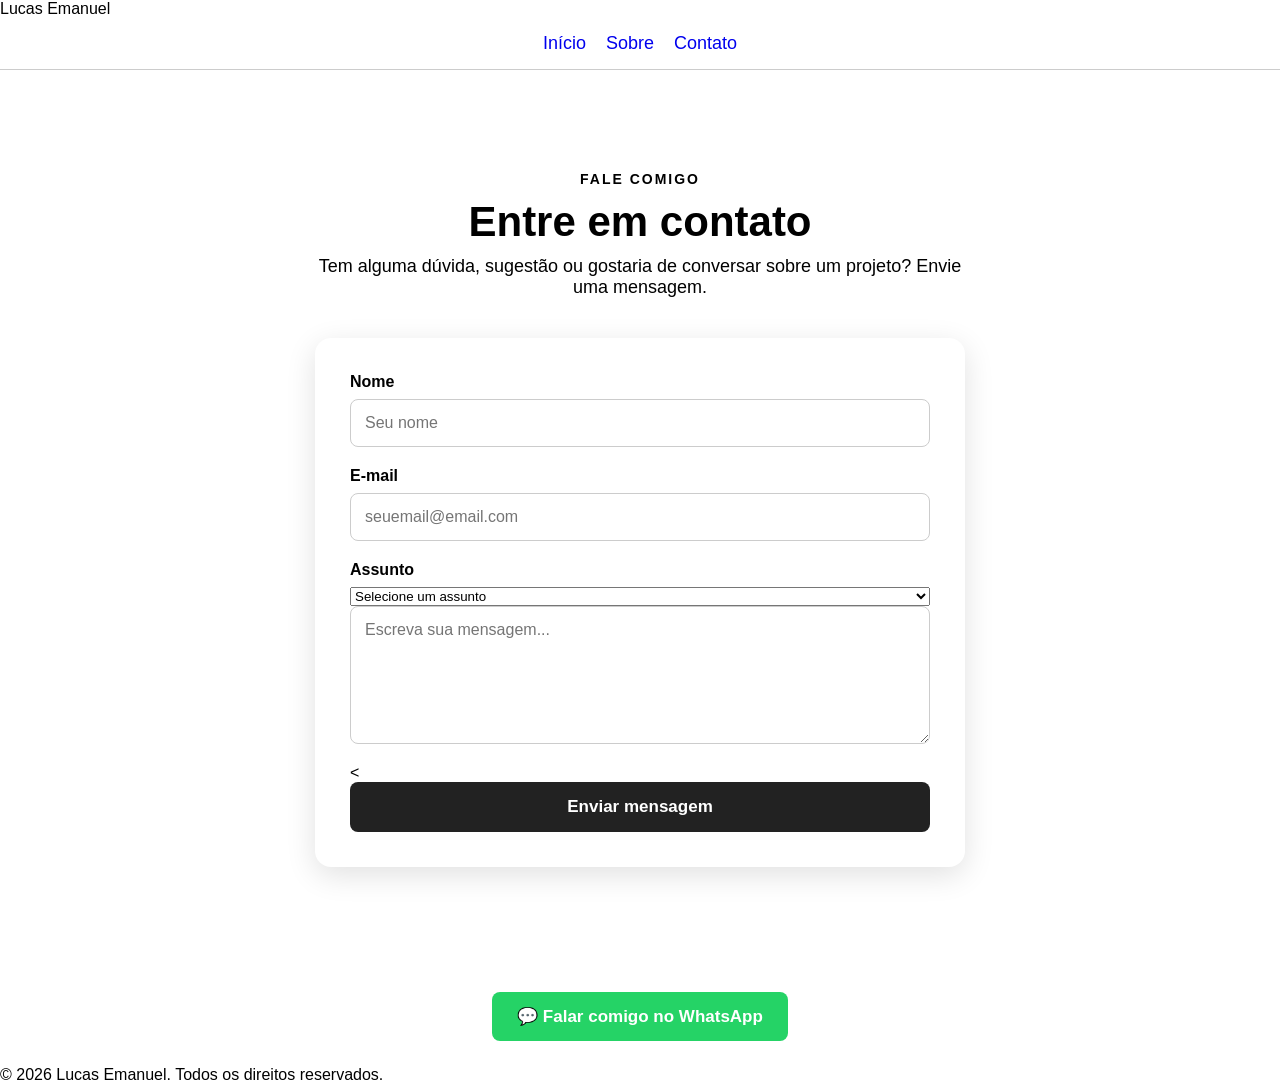
<file: contato.html>
<!DOCTYPE html>
<html lang="pt-BR">

<head>
    <meta charset="UTF-8">
    <meta name="viewport" content="width=device-width, initial-scale=1.0">

    <title>Contato | Lucas Emanuel</title>

    <link rel="stylesheet" href="style.css">
</head>

<body>

    <!-- CABEÇALHO -->

    <header class="cabecalho">

        <div class="logo">
            Lucas Emanuel
        </div>

        <nav class="menu">

            <a href="index.html">Início</a>
            <a href="sobre.html">Sobre</a>
            <a href="contato.html">Contato</a>

        </nav>

    </header>


    <!-- ÁREA PRINCIPAL -->

    <main>

        <section class="contato">

            <div class="contato-texto">

                <span>FALE COMIGO</span>

                <h1>Entre em contato</h1>

                <p>
                    Tem alguma dúvida, sugestão ou gostaria de conversar
                    sobre um projeto? Envie uma mensagem.
                </p>

            </div>


            <div class="contato-caixa">

                <form>

                    <label for="nome">
                        Nome
                    </label>

                    <input
                        type="text"
                        id="nome"
                        name="nome"
                        placeholder="Seu nome"
                        required
                    >


                    <label for="email">
                        E-mail
                    </label>

                    <input
                        type="email"
                        id="email"
                        name="email"
                        placeholder="seuemail@email.com"
                        required
                    >

<label for="assunto">
    Assunto
</label>

<select id="assunto" name="assunto" required>

    <option value="" disabled selected>
        Selecione um assunto
    </option>

    <option value="duvida">
        Dúvida
    </option>

    <option value="orcamento">
        Orçamento
    </option>

    <option value="parceria">
        Parceria
    </option>

    <option value="produto">
        Informações sobre produto
    </option>

    <option value="outro">
        Outro assunto
    </option>

</select>
                

                    
                    <textarea
                        id="mensagem"
                        name="mensagem"
                        placeholder="Escreva sua mensagem..."
                        rows="6"
                        required
                    ></textarea>


                    <<button type="submit" class="botao-enviar">
    Enviar mensagem
</button>
                    </button>

                <form id="formContato"></form>

            </div>

        </section>

    </main>
<a href="https://wa.me/5531973644425" target="_blank" class="botao-whatsapp">
    💬 Falar comigo no WhatsApp
</a>

    <!-- RODAPÉ -->

    <footer>

        <p>
            © 2026 Lucas Emanuel. Todos os direitos reservados.
        </p>

    </footer>

</body><script>
    <script>
document.getElementById("formContato").addEventListener("submit", function(event) {

    event.preventDefault();

    const nome = document.getElementById("nome").value;
    const email = document.getElementById("email").value;
    const assunto = document.getElementById("assunto").value;
    const mensagem = document.getElementById("mensagem").value;

    const texto = 
        "Olá! Meu nome é " + nome +
        "\n\nE-mail: " + email +
        "\nAssunto: " + assunto +
        "\n\nMensagem: " + mensagem;

    const numero = "553173644425";

    const url = "https://wa.me/" + numero + "?text=" + encodeURIComponent(texto);

    window.open(url, "_blank");

});
</script>
</script>

</html>
</file>
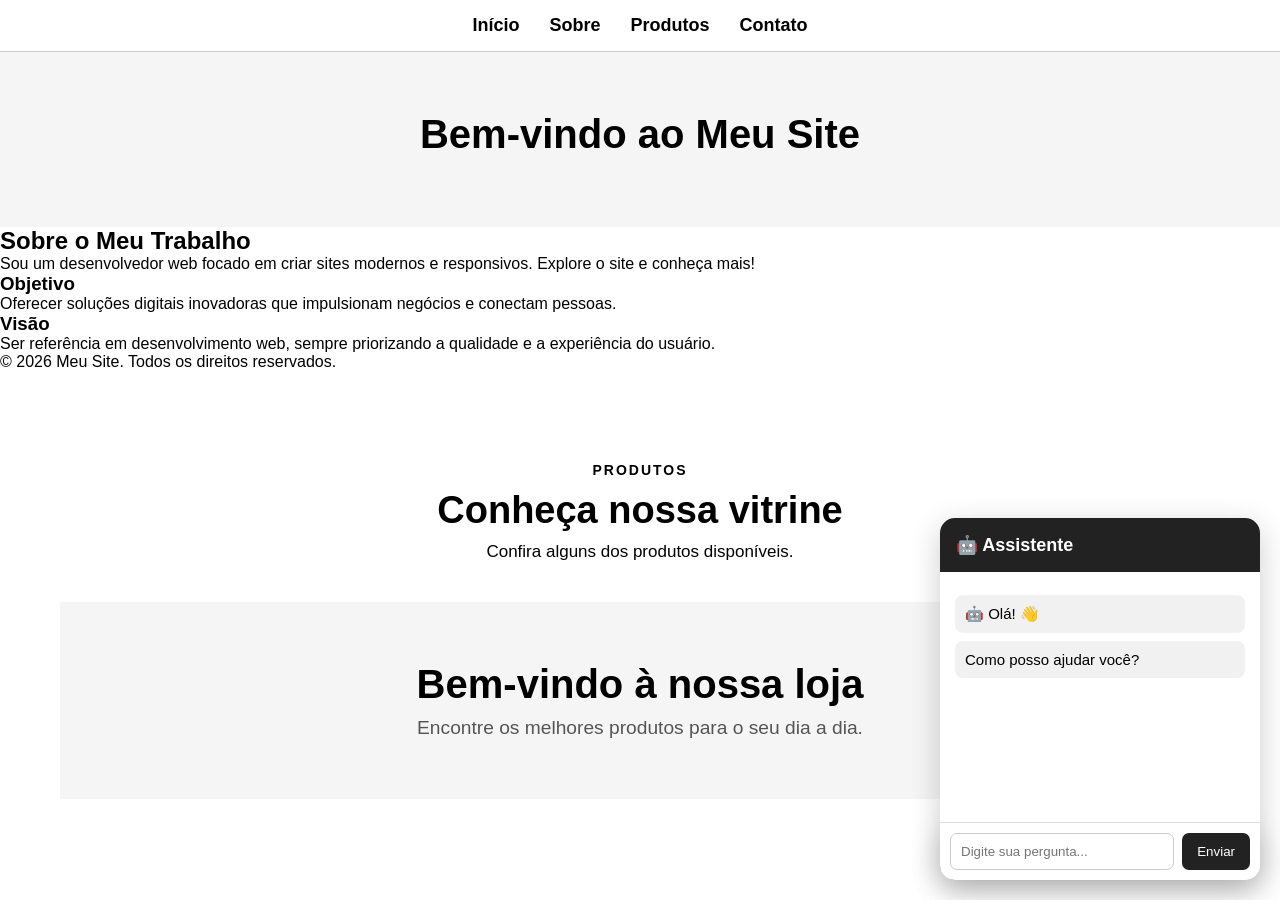
<file: index (5).html>
<!DOCTYPE html>
<html lang="pt-BR">
<head>
    <meta charset="UTF-8">
    <meta name="viewport" content="width=device-width, initial-scale=1.0">
    <title>Produtos</title>
    <link rel="stylesheet" href="style.css">
</head>
<body>
    <nav>
        <ul>
            <li><a href="index.html">Início</a></li>
            <li><a href="sobre.html">Sobre</a></li>
            <li><a href="produtos.html">Produtos</a></li>
            <li><a href="contato.html">Contato</a></li>
        </ul>
    </nav>

    </div>
</body>
</html>
</body>
    <html></html>

    <div class="hero">
        <h1>Bem-vindo ao Meu Site</h1>
    </div>

    <div class="container">
        <h2>Sobre o Meu Trabalho</h2>
        <p>Sou um desenvolvedor web focado em criar sites modernos e responsivos. Explore o site e conheça mais!</p>
        <div class="sobre">
            <div class="sobre-texto">
                <h3>Objetivo</h3>
                <p>Oferecer soluções digitais inovadoras que impulsionam negócios e conectam pessoas.</p>
            </div>
            <div class="sobre-texto">
                <h3>Visão</h3>
                <p>Ser referência em desenvolvimento web, sempre priorizando a qualidade e a experiência do usuário.</p>
            </div>
        </div>
    </div>

    <footer>
        &copy; 2026 Meu Site. Todos os direitos reservados.
    </footer>
</body><div class="chatbot">
    <div class="chatbot-titulo">
        🤖 Assistente
    </div>

    <div class="chatbot-mensagem">
        Olá! 👋 Como posso ajudar?
    </div>

    <button onclick="responder()">
        Quero saber mais
    </button>
</div>

<script>
function responder() {
    alert("Olá! Seja bem-vindo ao meu site. Como posso ajudar você?");
}

if (pergunta.includes("oi") || pergunta.includes("olá")) {
    resposta = "Olá! 👋 Seja bem-vindo ao meu site! Como posso ajudar?";
}
else if (pergunta.includes("produto")) {
    resposta = "Você pode encontrar nossos produtos na vitrine. 🛍️";
}
else if (pergunta.includes("preço") || pergunta.includes("preco")) {
    resposta = "Os preços estão disponíveis na vitrine de produtos.";
}
else if (pergunta.includes("comprar")) {
    resposta = "Escolha um produto na vitrine e clique no botão de compra.";
}
else if (pergunta.includes("whatsapp") || pergunta.includes("zap")) {
    resposta = "Você pode falar conosco pelo WhatsApp através do botão de contato.";
}
else if (pergunta.includes("contato")) {
    resposta = "Acesse a página Contato para falar conosco.";
}
else {
    resposta = "Desculpe, ainda não entendi. Pode reformular sua pergunta?";
}
</script>

</html>

<!-- CHATBOT -->

<div class="chatbot">

    <div class="chatbot-cabecalho">
        🤖 Assistente
    </div>

    <div id="chatbot-mensagens" class="chatbot-mensagens">

        <p>
            🤖 Olá! 👋
        </p>

        <p>
            Como posso ajudar você?
        </p>

    </div>

    <div class="chatbot-area">

        <input
            type="text"
            id="chatbot-input"
            placeholder="Digite sua pergunta..."
        >

        <button onclick="responderChat()">
            Enviar
        </button>

    </div>

</div>


<script>

function responderChat() {

    const input = document.getElementById("chatbot-input");

    const mensagens =
        document.getElementById("chatbot-mensagens");

    const pergunta =
        input.value.toLowerCase().trim();

    if (pergunta === "") {
        return;
    }


    /* MOSTRA A PERGUNTA */

    mensagens.innerHTML +=
        "<p><strong>Você:</strong> " +
        input.value +
        "</p>";


    /* RESPOSTAS DO ROBÔ */

    let resposta;


    if (
        pergunta.includes("oi") ||
        pergunta.includes("olá") ||
        pergunta.includes("ola")
    ) {

        resposta =
            "Olá! 👋 Seja bem-vindo ao meu site! Como posso ajudar?";

    }

    else if (
        pergunta.includes("produto") ||
        pergunta.includes("produtos") ||
        pergunta.includes("vitrine")
    ) {

        resposta =
            "🛍️ Você pode encontrar nossos produtos na vitrine do site.";

    }

    else if (
        pergunta.includes("preço") ||
        pergunta.includes("preco") ||
        pergunta.includes("valor")
    ) {

        resposta =
            "💰 Os preços estão disponíveis na vitrine de produtos.";

    }

    else if (
        pergunta.includes("comprar") ||
        pergunta.includes("compra")
    ) {

        resposta =
            "🛒 Escolha um produto na vitrine e clique no botão de compra.";

    }

    else if (
        pergunta.includes("whatsapp") ||
        pergunta.includes("zap")
    ) {

        resposta =
            "📱 Você pode falar conosco pelo WhatsApp através do botão de contato.";

    }

    else if (
        pergunta.includes("contato") ||
        pergunta.includes("falar")
    ) {

        resposta =
            "📩 Acesse a página Contato para falar conosco.";

    }

    else if (
        pergunta.includes("obrigado") ||
        pergunta.includes("obrigada")
    ) {

        resposta =
            "😊 Por nada! Estou aqui para ajudar.";

    }

    else {

        resposta =
            "🤖 Ainda não entendi. Tente perguntar sobre produtos, preços, compras ou contato.";

    }


    /* MOSTRA A RESPOSTA */

    mensagens.innerHTML +=
        "<p><strong>🤖 Assistente:</strong> " +
        resposta +
        "</p>";


    /* LIMPA O CAMPO */

    input.value = "";

}

</script>
</main>
<!-- VITRINE DE PRODUTOS -->

<section class="vitrine">

    <div class="vitrine-titulo">

        <span>PRODUTOS</span>

        <h2>Conheça nossa vitrine</h2>

        <p>
            Confira alguns dos produtos disponíveis.
        </p>

    
    </div>

<section class="hero">
    <h1>Bem-vindo à nossa loja</h1>
    <p>Encontre os melhores produtos para o seu dia a dia.</p>
</section>
</file>
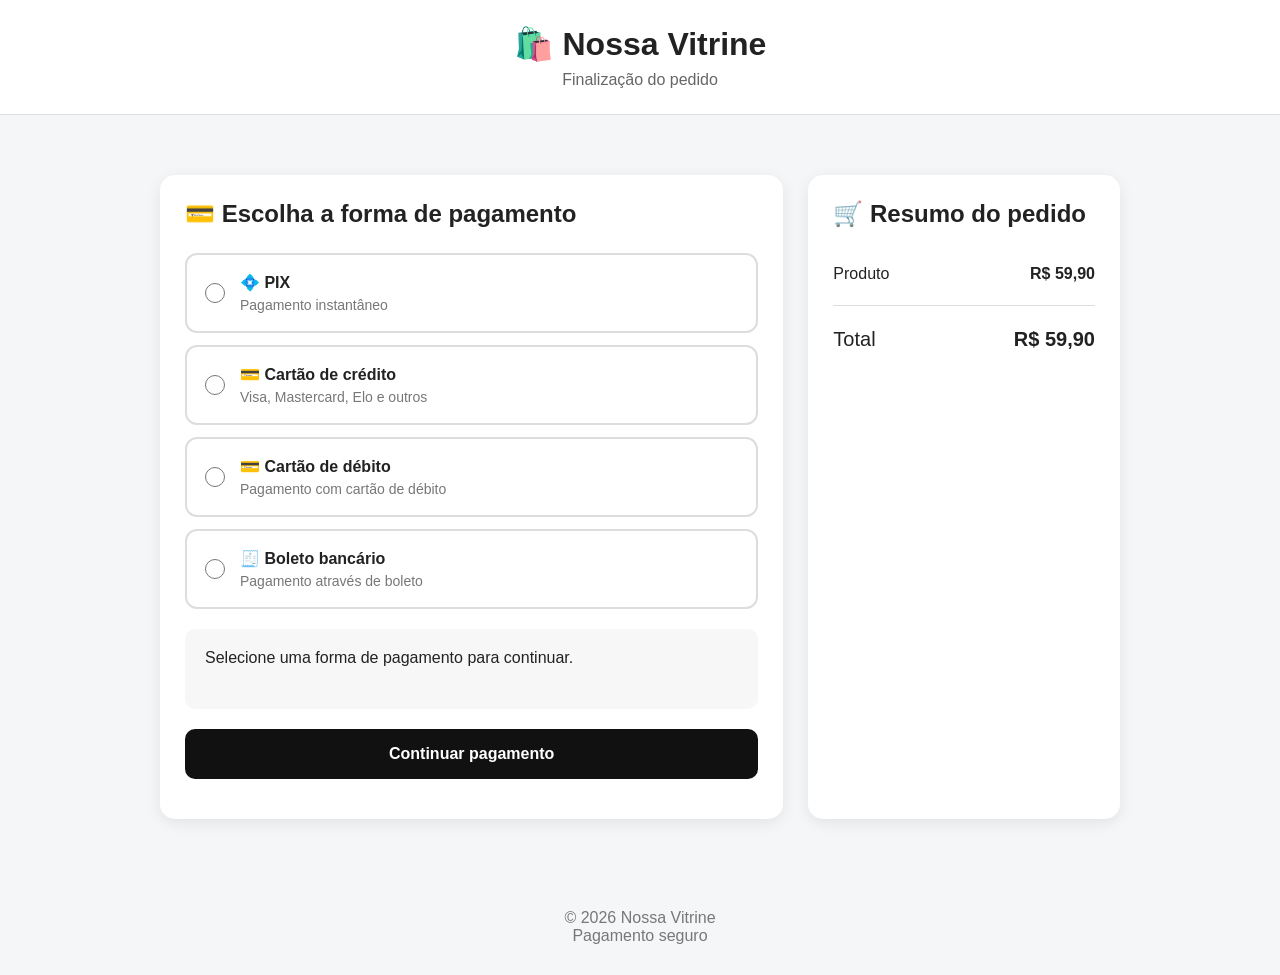
<file: pagamento.html>
<!DOCTYPE html>
<html lang="pt-BR">

<head>
    <meta charset="UTF-8">
    <meta name="viewport" content="width=device-width, initial-scale=1.0">

    <title>Pagamento | Nossa Vitrine</title>

    <link rel="stylesheet" href="pagamento.css">
</head>

<body>

    <header class="cabecalho">
        <h1>🛍️ Nossa Vitrine</h1>
        <p>Finalização do pedido</p>
    </header>

    <main class="container">

        <section class="pagamento">

            <h2>💳 Escolha a forma de pagamento</h2>

            <div class="opcoes">

                <!-- PIX -->
                <label class="opcao">
                    <input type="radio" name="pagamento" value="pix">
                    <div>
                        <strong>💠 PIX</strong>
                        <span>Pagamento instantâneo</span>
                    </div>
                </label>

                <!-- CARTÃO DE CRÉDITO -->
                <label class="opcao">
                    <input type="radio" name="pagamento" value="credito">
                    <div>
                        <strong>💳 Cartão de crédito</strong>
                        <span>Visa, Mastercard, Elo e outros</span>
                    </div>
                </label>

                <!-- CARTÃO DE DÉBITO -->
                <label class="opcao">
                    <input type="radio" name="pagamento" value="debito">
                    <div>
                        <strong>💳 Cartão de débito</strong>
                        <span>Pagamento com cartão de débito</span>
                    </div>
                </label>

                <!-- BOLETO -->
                <label class="opcao">
                    <input type="radio" name="pagamento" value="boleto">
                    <div>
                        <strong>🧾 Boleto bancário</strong>
                        <span>Pagamento através de boleto</span>
                    </div>
                </label>

            </div>

            <!-- ÁREA DINÂMICA -->

            <div id="dadosPagamento" class="dadosPagamento">

                <p>Selecione uma forma de pagamento para continuar.</p>

            </div>

            <button class="botao" onclick="continuarPagamento()">
                Continuar pagamento
            </button>

            <p id="mensagem" class="mensagem"></p>

        </section>

        <!-- RESUMO DO PEDIDO -->

        <aside class="resumo">

            <h2>🛒 Resumo do pedido</h2>

            <div class="produto">
                <span>Produto</span>
                <strong>R$ 59,90</strong>
            </div>

            <div class="linha"></div>

            <div class="total">
                <span>Total</span>
                <strong>R$ 59,90</strong>
            </div>

        </aside>

    </main>

    <footer>
        <p>© 2026 Nossa Vitrine</p>
        <p>Pagamento seguro</p>
    </footer>

    <script src="pagamento.js"></script>

</body>

</html>
</file>
<file: style.css>
/* =========================
   PÁGINA DE CONTATO
========================= */

.contato {
    max-width: 1100px;
    margin: 60px auto;
    padding: 20px;
}

.contato-texto {
    text-align: center;
    margin-bottom: 40px;
}

.contato-texto span {
    font-size: 14px;
    font-weight: bold;
    letter-spacing: 2px;
}

.contato-texto h1 {
    font-size: 42px;
    margin: 10px 0;
}

.contato-texto p {
    font-size: 18px;
    max-width: 650px;
    margin: auto;
}


/* CAIXA DO FORMULÁRIO */

.contato-caixa {
    max-width: 650px;
    margin: auto;
    padding: 35px;
    background-color: white;
    border-radius: 16px;
    box-shadow: 0 8px 30px rgba(0, 0, 0, 0.12);
}


/* CAMPOS */

.contato-caixa form {
    display: flex;
    flex-direction: column;
}

.contato-caixa label {
    margin-bottom: 8px;
    font-weight: bold;
}

.contato-caixa input,
.contato-caixa textarea {
    width: 100%;
    padding: 14px;
    margin-bottom: 20px;
    border: 1px solid #ccc;
    border-radius: 8px;
    font-size: 16px;
    font-family: Arial, sans-serif;
    box-sizing: border-box;
}

.contato-caixa textarea {
    resize: vertical;
}


/* EFEITO AO CLICAR NO CAMPO */

.contato-caixa input:focus,
.contato-caixa textarea:focus {
    outline: none;
    border-color: #333;
}


/* BOTÃO */

.contato-caixa button {
    padding: 15px;
    border: none;
    border-radius: 8px;
    background-color: #222;
    color: white;
    font-size: 17px;
    font-weight: bold;
    cursor: pointer;
}

.contato-caixa button:hover {
    background-color: #444;
}


/* CELULAR */

@media (max-width: 768px) {

    .contato {
        margin: 30px auto;
        padding: 15px;
    }

    .contato-texto h1 {
        font-size: 32px;
    }

    .contato-texto p {
        font-size: 16px;
    }

    .contato-caixa {
        padding: 20px;
    }

}
.botao-enviar {
    width: 100%;
    padding: 15px;
    background-color: #222;
    color: white;
    border: none;
    border-radius: 8px;
    font-size: 17px;
    font-weight: bold;
    cursor: pointer;
    transition: 0.3s;
}

.botao-enviar:hover {
    background-color: #444;
    transform: translateY(-2px);
}
.botao-whatsapp {
    display: block;
    width: fit-content;
    margin: 25px auto;
    padding: 14px 25px;
    background-color: #25D366;
    color: white;
    text-decoration: none;
    font-size: 17px;
    font-weight: bold;
    border-radius: 8px;
    transition: 0.3s;
}

.botao-whatsapp:hover {
    transform: scale(1.05);
}
/* =========================
   CHATBOT
========================= */

.chatbot {
    position: fixed;
    right: 20px;
    bottom: 20px;
    width: 320px;
    background: white;
    border-radius: 15px;
    box-shadow: 0 8px 30px rgba(0, 0, 0, 0.2);
    overflow: hidden;
    z-index: 9999;
}

.chatbot-cabecalho {
    background: #222;
    color: white;
    padding: 16px;
    font-size: 18px;
    font-weight: bold;
}

.chatbot-mensagens {
    height: 250px;
    padding: 15px;
    overflow-y: auto;
    font-size: 15px;
}

.chatbot-mensagens p {
    background: #f1f1f1;
    padding: 10px;
    border-radius: 8px;
    margin: 8px 0;
}

.chatbot-area {
    display: flex;
    padding: 10px;
    gap: 8px;
    border-top: 1px solid #ddd;
}

.chatbot-area input {
    flex: 1;
    padding: 10px;
    border: 1px solid #ccc;
    border-radius: 7px;
    outline: none;
}

.chatbot-area button {
    padding: 10px 15px;
    border: none;
    border-radius: 7px;
    background: #222;
    color: white;
    cursor: pointer;
}

.chatbot-area button:hover {
    background: #444;
}


/* CELULAR */

@media (max-width: 600px) {

    .chatbot {
        width: calc(100% - 30px);
        right: 15px;
        bottom: 15px;
    }

}
/* =========================
   VITRINE DE PRODUTOS
========================= */

.vitrine {
    max-width: 1200px;
    margin: 70px auto;
    padding: 20px;
}

.vitrine-titulo {
    text-align: center;
    margin-bottom: 40px;
}

.vitrine-titulo span {
    font-size: 14px;
    font-weight: bold;
    letter-spacing: 2px;
}

.vitrine-titulo h2 {
    font-size: 38px;
    margin: 10px 0;
}

.vitrine-titulo p {
    font-size: 17px;
}


/* PRODUTOS LADO A LADO */

.produtos {
    display: flex;
    justify-content: center;
    gap: 25px;
    flex-wrap: wrap;
}


/* CARD DO PRODUTO */

.produto {
    width: 260px;
    background-color: white;
    padding: 20px;
    border-radius: 15px;
    text-align: center;
    box-shadow: 0 5px 20px rgba(0, 0, 0, 0.12);
    transition: 0.3s;
}

.produto:hover {
    transform: translateY(-5px);
}


/* IMAGEM */

.produto img {
    width: 100%;
    height: 230px;
    object-fit: cover;
    border-radius: 10px;
}


/* NOME */

.produto h3 {
    font-size: 21px;
    margin: 15px 0 8px;
}


/* DESCRIÇÃO */

.produto p {
    font-size: 15px;
    margin-bottom: 15px;
}


/* PREÇO */

.produto strong {
    display: block;
    font-size: 23px;
    margin-bottom: 18px;
}


/* BOTÃO */

.produto a {
    display: block;
    padding: 12px;
    background-color: #222;
    color: white;
    text-decoration: none;
    border-radius: 8px;
    font-weight: bold;
}

.produto a:hover {
    background-color: #444;
}


/* CELULAR */

@media (max-width: 768px) {

    .vitrine {
        margin: 40px auto;
        padding: 15px;
    }

    .vitrine-titulo h2 {
        font-size: 30px;
    }

    .produto {
        width: 100%;
        max-width: 320px;
    }

}
<link rel="stylesheet" href="style.css?v=1.0">
body {
    font-family: Arial, sans-serif;
    padding: 20px;
}

h1 {
    font-size: 2em;
}

p {
    font-size: 1em;
}

/* Media query para telas menores que 600px */
@media (max-width: 600px) {
    h1 {
        font-size: 1.5em;
    }

    p {
        font-size: 0.9em;
    }
}
body {
    font-family: Arial, sans-serif;
    margin: 0;
    padding: 0;
}

nav {
    background-color: #ffffff;
    border-bottom: 1px solid #ccc;
    padding: 15px;
}

nav ul {
    list-style: none;
    display: flex;
    justify-content: center;
    gap: 30px;
    padding: 0;
    margin: 0;
}

nav ul li a {
    text-decoration: none;
    color: #000;
    font-weight: bold;
}

.product-grid {
    display: grid;
    grid-template-columns: repeat(3, 1fr);
    gap: 20px;
    padding: 20px;
}

.product-item {
    background-color: #f8f8f8;
    padding: 20px;
    border: 1px solid #ddd;
    text-align: center;
}

@media (max-width: 800px) {
    .product-grid {
        grid-template-columns: repeat(2, 1fr);
    }
}

@media (max-width: 500px) {
    .product-grid {
        grid-template-columns: 1fr;
    }
}
body {
    font-family: Arial, sans-serif;
    margin: 0;
    padding: 0;
}

nav {
    background-color: #ffffff;
    border-bottom: 1px solid #ccc;
    padding: 15px;
}

nav ul {
    list-style: none;
    display: flex;
    justify-content: center;
    gap: 30px;
    padding: 0;
    margin: 0;
}

nav ul li a {
    text-decoration: none;
    color: #000;
    font-weight: bold;
}

.product-grid {
    display: grid;
    grid-template-columns: repeat(3, 1fr);
    gap: 20px;
    padding: 20px;
}

.product-item {
    background-color: #f8f8f8;
    padding: 15px;
    border: 1px solid #ddd;
    text-align: center;
    border-radius: 8px;
    transition: transform 0.2s;
}

.product-item img {
    width: 100%;
    border-radius: 8px;
}

.product-item h3 {
    margin: 10px 0 5px 0;
}

.product-item .price {
    color: #e63946;
    font-size: 1.2em;
    margin: 5px 0;
}

.product-item button {
    background-color: #007BFF;
    color: white;
    border: none;
    padding: 10px 15px;
    border-radius: 5px;
    cursor: pointer;
    transition: background-color 0.2s;
}

.product-item button:hover {
    background-color: #0056b3;
}

@media (max-width: 800px) {
    .product-grid {
        grid-template-columns: repeat(2, 1fr);
    }
}

@media (max-width: 500px) {
    .product-grid {
        grid-template-columns: 1fr;
    }
}
.hero {
    background-color: #f5f5f5;
    padding: 60px 20px;
    text-align: center;
}

.hero h1 {
    font-size: 2.5em;
    margin-bottom: 10px;
}

.hero p {
    font-size: 1.2em;
    color: #555;
}
/* Configuração geral */
* {
    box-sizing: border-box;
    margin: 0;
    padding: 0;
}

body {
    font-family: Arial, sans-serif;
    width: 100%;
    overflow-x: hidden;
}

/* Menu */
nav {
    display: flex;
    justify-content: center;
    align-items: center;
    gap: 20px;
    padding: 15px;
    flex-wrap: wrap;
}

nav a {
    text-decoration: none;
    font-size: 18px;
}

/* Conteúdo */
main {
    width: 100%;
    max-width: 1200px;
    margin: auto;
    padding: 20px;
}

/* Imagens */
img {
    max-width: 100%;
    height: auto;
}

/* Produtos */
.produtos {
    display: grid;
    grid-template-columns: repeat(3, 1fr);
    gap: 20px;
}

.produto {
    width: 100%;
    padding: 15px;
    border-radius: 10px;
    text-align: center;
}

.produto img {
    width: 100%;
    max-height: 300px;
    object-fit: contain;
}

/* Celular */
@media (max-width: 768px) {

    nav {
        flex-direction: column;
        gap: 10px;
    }

    nav a {
        font-size: 16px;
    }

    main {
        padding: 15px;
    }

    .produtos {
        grid-template-columns: 1fr;
    }

    .produto {
        width: 100%;
    }

    h1 {
        font-size: 28px;
        text-align: center;
    }

    h2 {
        font-size: 23px;
    }

    p {
        font-size: 16px;
        line-height: 1.5;
    }

    button {
        width: 100%;
        padding: 12px;
        font-size: 17px;
    }
}
.banner-principal {
    position: relative;
    width: 95%;
    max-width: 1200px;
    height: 400px;
    margin: 30px auto;
    border-radius: 20px;
    overflow: hidden;
}

.banner-principal img {
    width: 100%;
    height: 100%;
    object-fit: cover;
    display: block;
}

.banner-principal::after {
    content: "";
    position: absolute;
    inset: 0;
    background: rgba(0, 0, 0, 0.30);
}

.banner-conteudo {
    position: absolute;
    z-index: 2;
    top: 50%;
    left: 50%;
    transform: translate(-50%, -50%);
    text-align: center;
    width: 90%;
    color: white;
}

.banner-conteudo h1 {
    font-size: 42px;
    margin-bottom: 10px;
}

.banner-conteudo p {
    font-size: 19px;
    margin-bottom: 20px;
}

.botao-banner {
    display: inline-block;
    background: #2563eb;
    color: white;
    padding: 12px 25px;
    border-radius: 10px;
    text-decoration: none;
    font-weight: bold;
}

.botao-banner:hover {
    background: #1d4ed8;
}


/* CELULAR */

@media (max-width: 700px) {

    .banner-principal {
        width: 95%;
        height: 300px;
    }

    .banner-conteudo h1 {
        font-size: 28px;
    }

    .banner-conteudo p {
        font-size: 16px;
    }
}
</file>
<file: pagamento.css>
* {
    margin: 0;
    padding: 0;
    box-sizing: border-box;
}

body {
    font-family: Arial, sans-serif;
    background: #f4f6f8;
    color: #222;
}

.cabecalho {
    background: #ffffff;
    padding: 25px;
    text-align: center;
    border-bottom: 1px solid #ddd;
}

.cabecalho h1 {
    margin-bottom: 8px;
}

.cabecalho p {
    color: #666;
}

.container {
    max-width: 1000px;
    margin: 40px auto;
    padding: 20px;

    display: grid;
    grid-template-columns: 2fr 1fr;
    gap: 25px;
}

.pagamento,
.resumo {
    background: white;
    border-radius: 15px;
    padding: 25px;
    box-shadow: 0 4px 15px rgba(0, 0, 0, 0.08);
}

.pagamento h2,
.resumo h2 {
    margin-bottom: 25px;
}

.opcoes {
    display: flex;
    flex-direction: column;
    gap: 12px;
}

.opcao {
    display: flex;
    align-items: center;
    gap: 15px;

    border: 2px solid #ddd;
    border-radius: 12px;

    padding: 18px;

    cursor: pointer;

    transition: 0.2s;
}

.opcao:hover {
    border-color: #777;
    background: #fafafa;
}

.opcao input {
    width: 20px;
    height: 20px;
}

.opcao div {
    display: flex;
    flex-direction: column;
    gap: 5px;
}

.opcao span {
    font-size: 14px;
    color: #777;
}

.dadosPagamento {
    margin-top: 20px;
    padding: 20px;

    border-radius: 10px;
    background: #f7f7f7;

    min-height: 80px;
}

.dadosPagamento input {
    width: 100%;
    padding: 13px;
    margin-top: 10px;

    border: 1px solid #ccc;
    border-radius: 8px;

    font-size: 15px;
}

.botao {
    width: 100%;

    margin-top: 20px;
    padding: 16px;

    border: none;
    border-radius: 10px;

    background: #111;
    color: white;

    font-size: 16px;
    font-weight: bold;

    cursor: pointer;
}

.botao:hover {
    background: #333;
}

.mensagem {
    margin-top: 15px;
    text-align: center;
    font-weight: bold;
}

.produto,
.total {
    display: flex;
    justify-content: space-between;
    align-items: center;

    padding: 12px 0;
}

.linha {
    height: 1px;
    background: #ddd;
    margin: 10px 0;
}

.total {
    font-size: 20px;
}

footer {
    text-align: center;
    padding: 30px;
    color: #777;
}

/* CELULAR */

@media (max-width: 700px) {

    .container {
        grid-template-columns: 1fr;
        margin: 15px auto;
        padding: 12px;
    }

    .pagamento,
    .resumo {
        padding: 20px;
    }

    .cabecalho h1 {
        font-size: 24px;
    }

}
</file>
